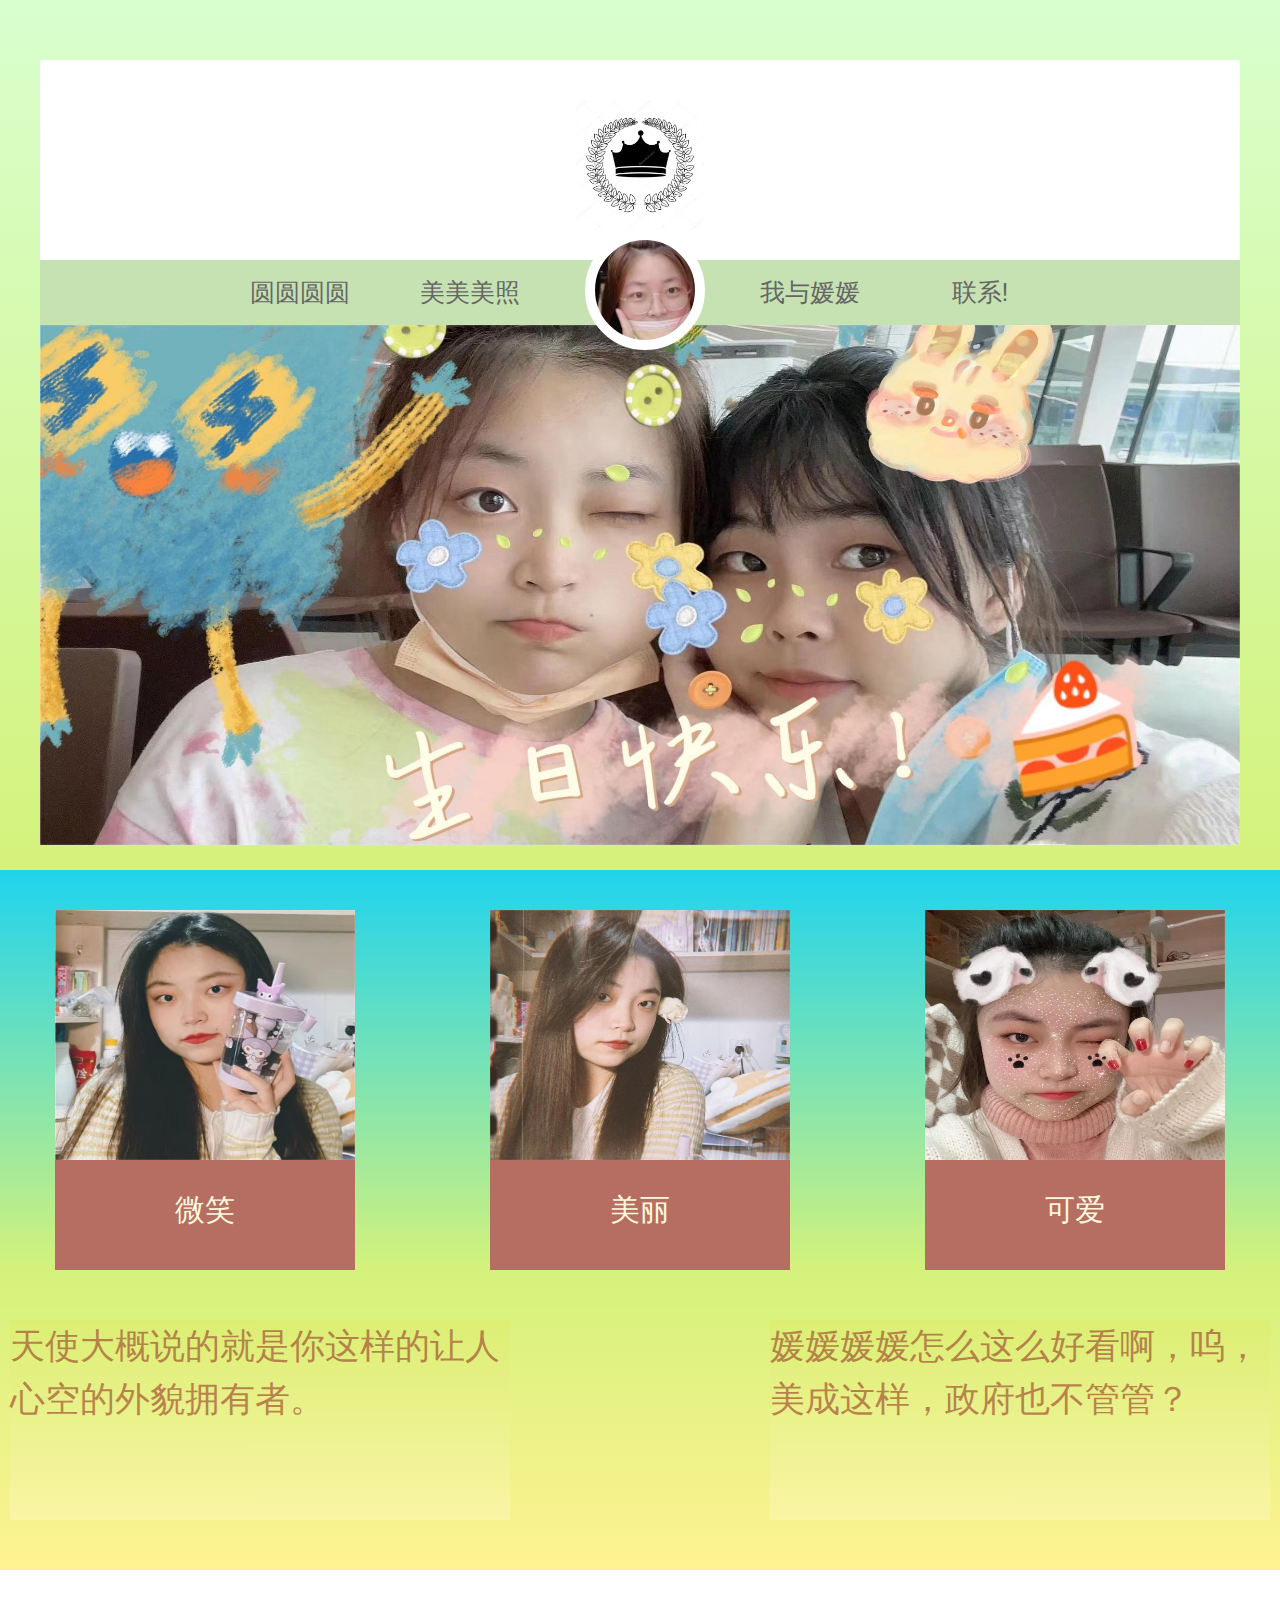
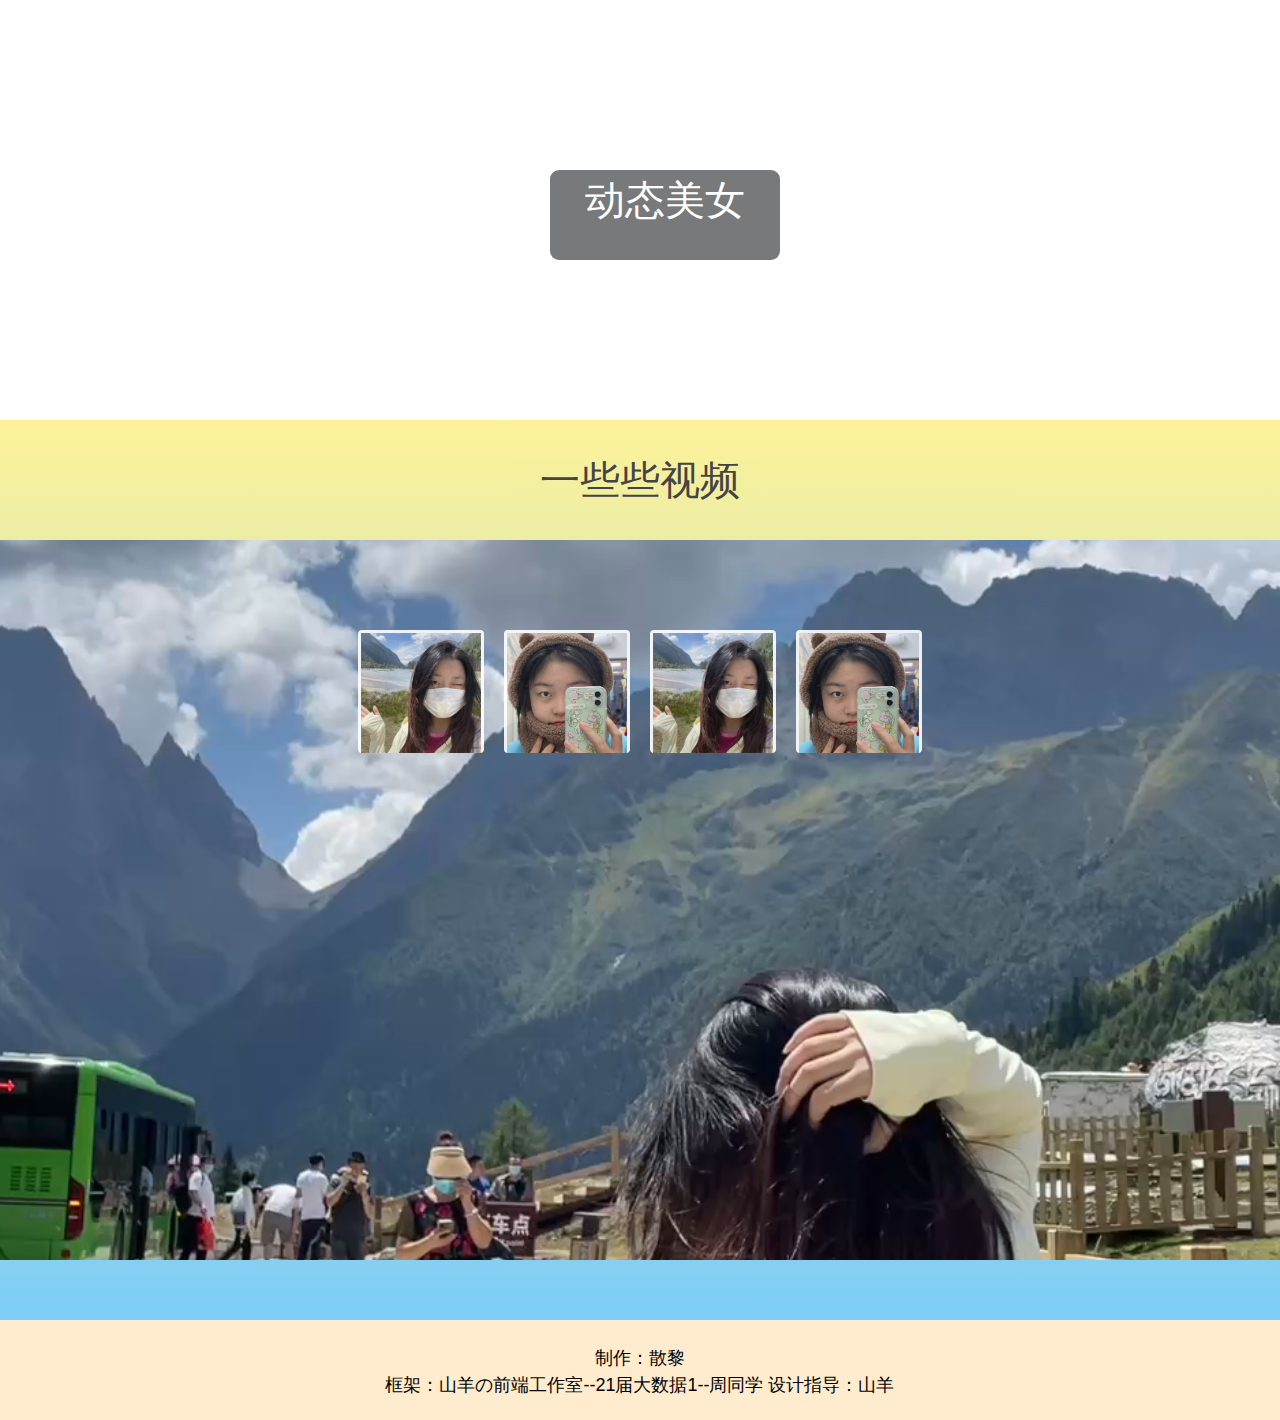
<file: 国王/index.html>
<!DOCTYPE html>
<html lang="en">

<head>
    <meta charset="UTF-8">
    <meta http-equiv="X-UA-Compatible" content="IE=edge">
    <meta name="viewport" content="width=device-width, initial-scale=1.0">
    <title>媛媛媛媛</title>
    <link rel="stylesheet" href="./重置样式表/reset.css">
    <link rel="stylesheet" href="./CSS/index.css">
    <link rel="stylesheet" href="./CSS/all.css">
</head>

<body>
    <div class="wrap-body">

        <header>
            <div class="zerogrid">
                <div class="wrap-header">
                    <div class="logo t-center">
                        <a href="#"><img src="./img/log.1.webp"></a>
                    </div>
                    <ul class="shell">
                        <li class="button">
                            <a href="./index1.html"><span>圆圆圆圆</span></a>

                        </li>
                        <li class="button">
                            <a href="./archive.html"><span>美美美照</span></a>
                        </li>
                        <li class="portrait">
                            <ul class="information">
                                <li>亲亲亲爱的媛媛</li>
                            </ul>
                        </li>
                        <li class="button">
                            <a href="./single.html"> <span>我与媛媛</span></a>
                        </li>
                        <li class="button">
                            <a href="./contact.html"><span>联系!</span></a>
                        </li>
                    </ul>
                    <div class="atupian"><img src="./yyimg/happy.jpg"></div>
                </div>
            </div>
    </div>

    </header>
    <div class="body1">
        <div class="box1"><img src="./yyimg/beautiful.jpg">微笑<br /></div>
        <div class="box2"><img src="./yyimg/cute.jpg">美丽<br /></div>
        <div class="box3"><img src="./yyimg/cutettt.jpg">可爱<br /></div>
    </div>
    <div class="wenzi1">
        <div class="box4">
            天使大概说的就是你这样的让人心空的外貌拥有者。
        </div>
        <div class="box5">媛媛媛媛怎么这么好看啊，呜，美成这样，政府也不管管？</div>
    </div>
    <div class="touming">
        <div class="touming1">动态美女</div>
    </div>
    <div class="apartments">
        <div class="biaoti">一些些视频</div>
        <section>
            <video id="slider" src="./yyimg/one.mp4" autoplay muted loop>
            </video>
            <ul class="navigation">
                <li onclick="videoUrl('./yyimg/1.mp4')"><img src="./yyimg/1.jpg"></li>
                <li onclick="videoUrl('./yyimg/2.mp4')"><img src="./yyimg/2.jpg"></li>
                <li onclick="videoUrl('./yyimg/1.mp4')"><img src="./yyimg/1.jpg"></li>
                <li onclick="videoUrl('./yyimg/2.mp4')"><img src="./yyimg/2.jpg"></li>
            </ul>
        </section>
        <script type="text/javascript">
            function videoUrl(hmmmmmm) {
                document.getElementById("slider").src = hmmmmmm;
            }
        </script>
    </div>
    </div>
    <div class="wbb" style="text-align: center; font-size: 18px; padding-top: 25px;">制作：散黎<br/>框架：山羊の前端工作室--21届大数据1--周同学 设计指导：山羊</p>
    </div>
</body>

</html>
</file>
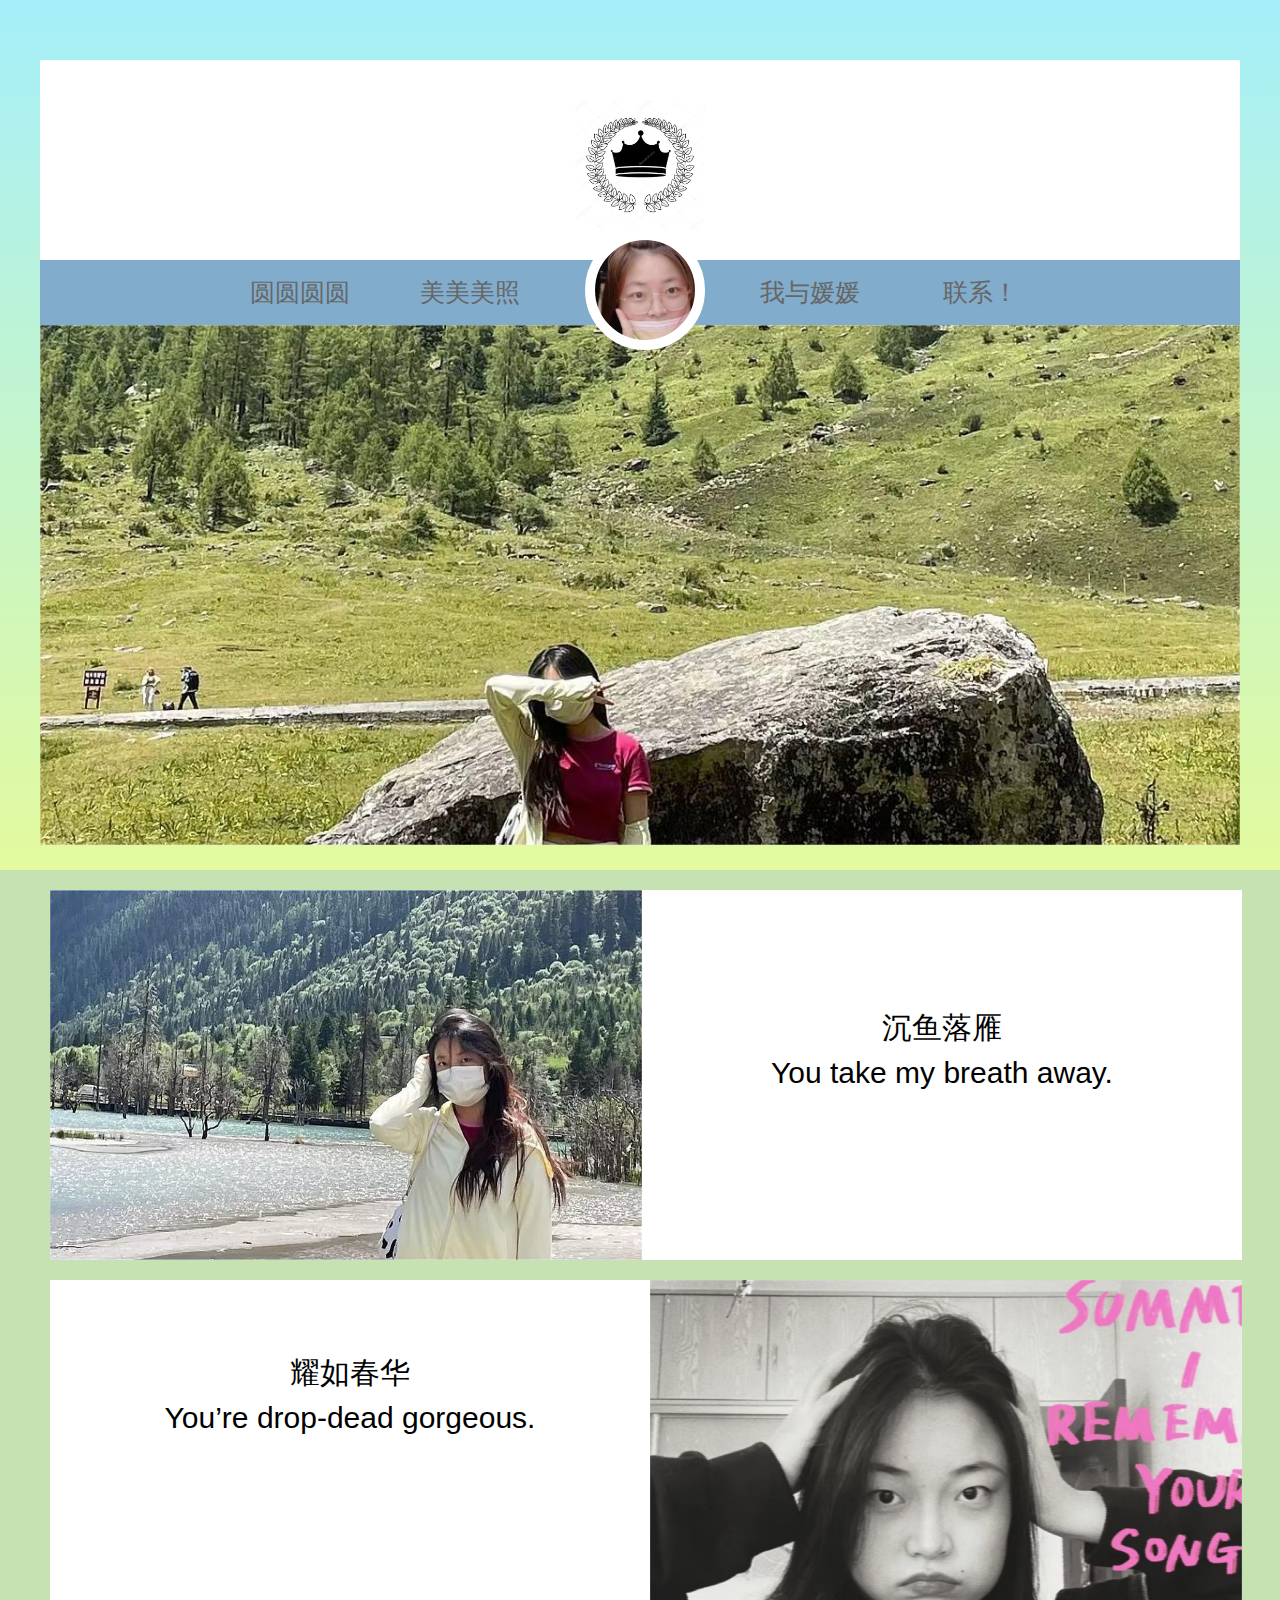
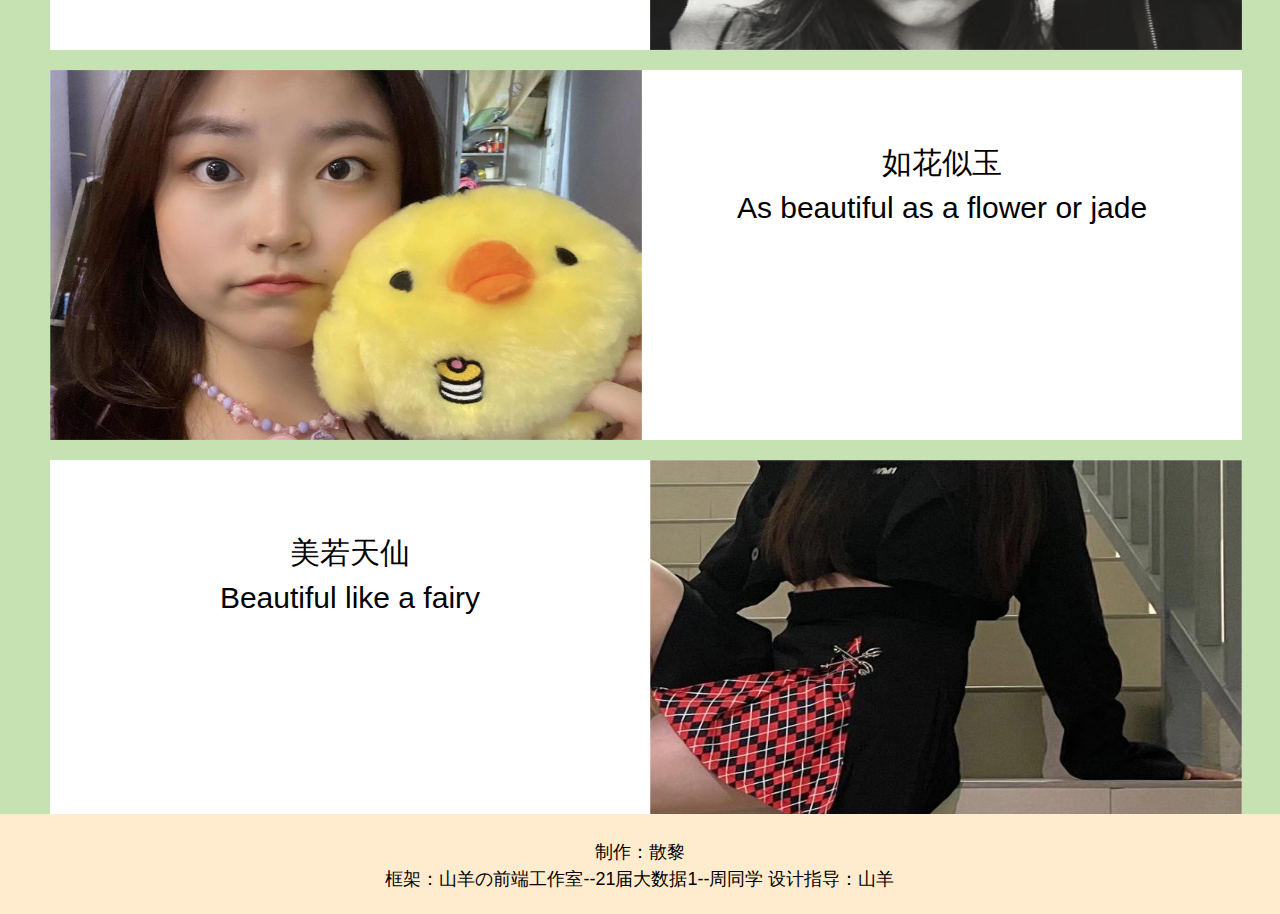
<file: 国王/archive.html>
<!DOCTYPE html>
<html lang="en">
<head>
    <meta charset="UTF-8">
    <meta http-equiv="X-UA-Compatible" content="IE=edge">
    <meta name="viewport" content="width=device-width, initial-scale=1.0">
    <title>Document</title>
    <link rel="stylesheet" href="./CSS/archive.css">
    <link rel="stylesheet" href="./重置样式表/reset.css">
    <link rel="stylesheet" href="./CSS/all.css">
</head>
<body>
      <header>
        <div class="zerogrid">
            <div class="wrap-header">
                <div class="logo t-center">
                    <a href="#"><img src="./img/log.1.webp"></a>
                </div>
                <ul class="shell">
                    <li class="button">
                        <a href="./index.html"><span>圆圆圆圆</span></a>
                    </li>
                    <li class="button">
                       <a href="./archive.html"><span>美美美照</span></a>
                    </li>
                    <li class="portrait">
                        <ul class="information">
                            <li>亲亲亲爱的媛媛</li>
                        </ul>
                    </li>
                    <li class="button">
                        <a href="./single.html"> <span>我与媛媛</span></a>
                    </li>
                    <li class="button">
                        <a href="./contact.html"><span>联系！</span></a>
                    </li>
                </ul>
                <div class="atupian"><img src="./yyimg/4girlmountain02.jpg"></div>
            </div>
        </div>
</div>

</header>
<div class="zg">
<div class="one">
   <div class="a"><img src="./yyimg/4girlmoutain01.jpg"></div>
    <div class="b"> <br />沉鱼落雁<br />You take my breath away.</div>
</div >
<div class="one">
     <div class="b">耀如春华<br />You’re drop-dead gorgeous.</div>
    <div class="c"><img src="./yyimg/portrait.jpg"></div>
</div>
<div class="one">
    <div class="a"><img src="./yyimg/portrait02.jpg"></div>
     <div class="b"> 如花似玉<br />   As beautiful as a flower or jade</div>
 </div >
 <div class="one">
      <div class="b">  美若天仙<br /> Beautiful like a fairy</div>
     <div class="c"><img src="./yyimg/sex.jpg"></div>
 </div>
 </div>
 <div class="wbb" style="text-align: center; font-size: 18px; padding-top: 25px;">制作：散黎<br/>框架：山羊の前端工作室--21届大数据1--周同学 设计指导：山羊</p>
</body>
</html>
</file>
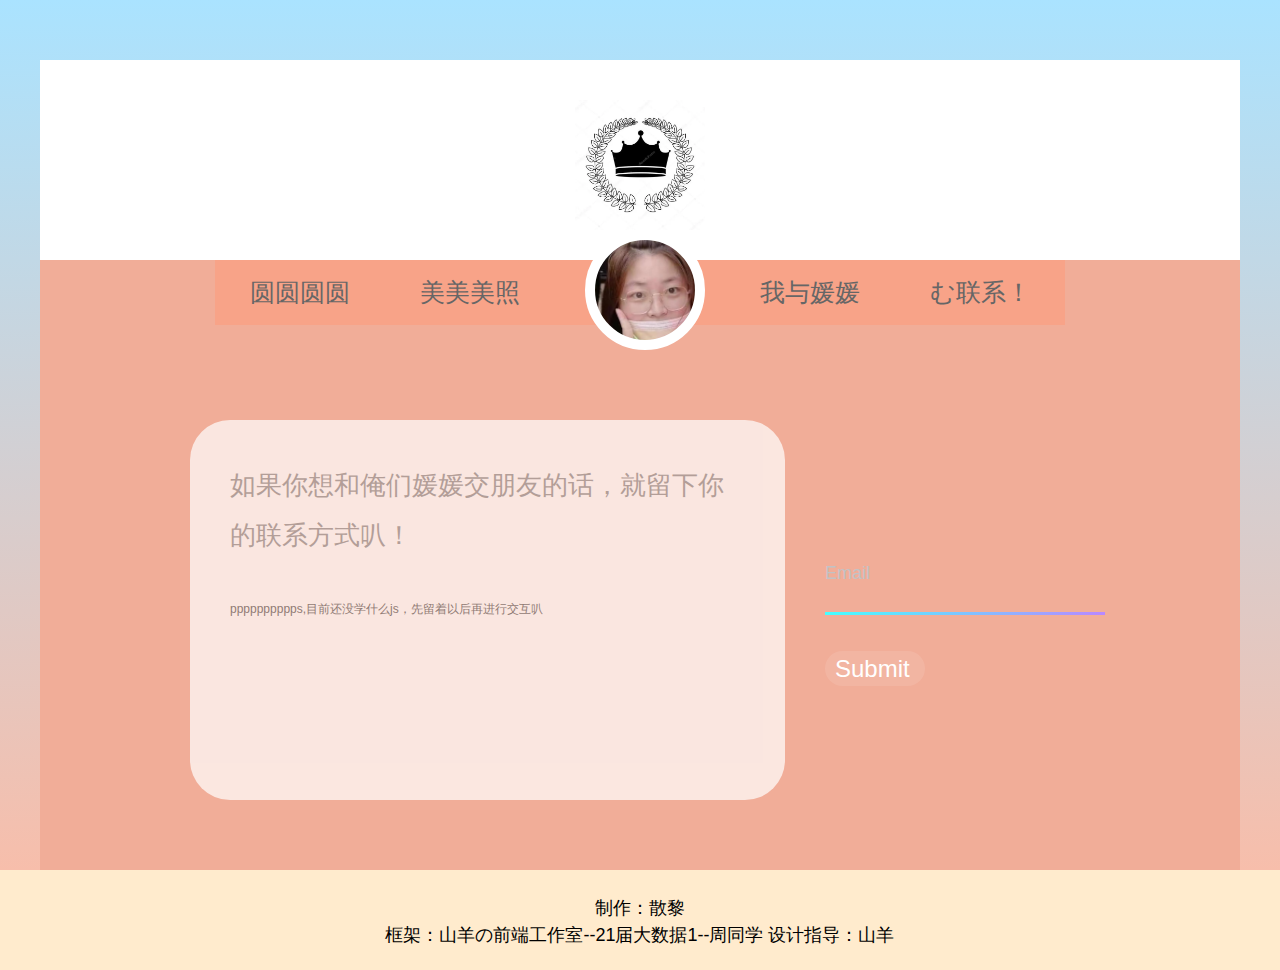
<file: 国王/contact.html>
<!DOCTYPE html>
<html lang="en">
<head>
    <meta charset="UTF-8">
    <meta http-equiv="X-UA-Compatible" content="IE=edge">
    <meta name="viewport" content="width=device-width, initial-scale=1.0">
    <title>国王排名</title>
    <link rel="stylesheet" href="./CSS/contact.css">
    <link rel="stylesheet" href="./重置样式表/reset.css">
    <link rel="stylesheet" href="./CSS/all.css">
</head>
<body>
    <header>
        <div class="zerogrid">
            <div class="wrap-header">
                <div class="logo t-center">
                    <a href="#"><img src="./img/log.1.webp"></a>
                </div>
                <ul class="shell">
                    <li class="button">
                        <a href="./index.html"><span>圆圆圆圆</span></a>
                    
                    </li>
                    <li class="button">
                        <a href="./archive.html"><span>美美美照</span></a>
                    </li>
                    <li class="portrait">
                        <ul class="information">
                            <li>亲亲亲爱的媛媛</li>
                        </ul>
                    </li>
                    <li class="button">
                        <a href="./single.html"><span>我与媛媛</span></a>
                    </li>
                    <li class="button">
                        <a href="./contact.html"><span>む联系！</span></a>
                    </li>
                </ul>
                <!-- <div class="atupian"><img src="./img/beijing4.jpg"></div> -->
            </div>
<div class="wb">
<div class="shel">
    <div class="box-left"><span>如果你想和俺们媛媛交朋友的话，就留下你的联系方式叭！</span>
    <p>pppppppppps,目前还没学什么js，先留着以后再进行交互叭</p></div>
    <div class="right">
        <div class="form">
            <label for="email">Email</label>
            <input type="email" id="email">
            <!-- <label for="password">Password</label>
            <input type="password" id="password"> -->
            <input thpe="submit" id="submit" value="Submit">
        </div>
    </div>
    </div>
    </div>
</div>
</div>
</header>
<div class="wbb" style="text-align: center; font-size: 18px; padding-top: 25px;">制作：散黎<br/>框架：山羊の前端工作室--21届大数据1--周同学 设计指导：山羊</p>
</body>
</html>
</file>
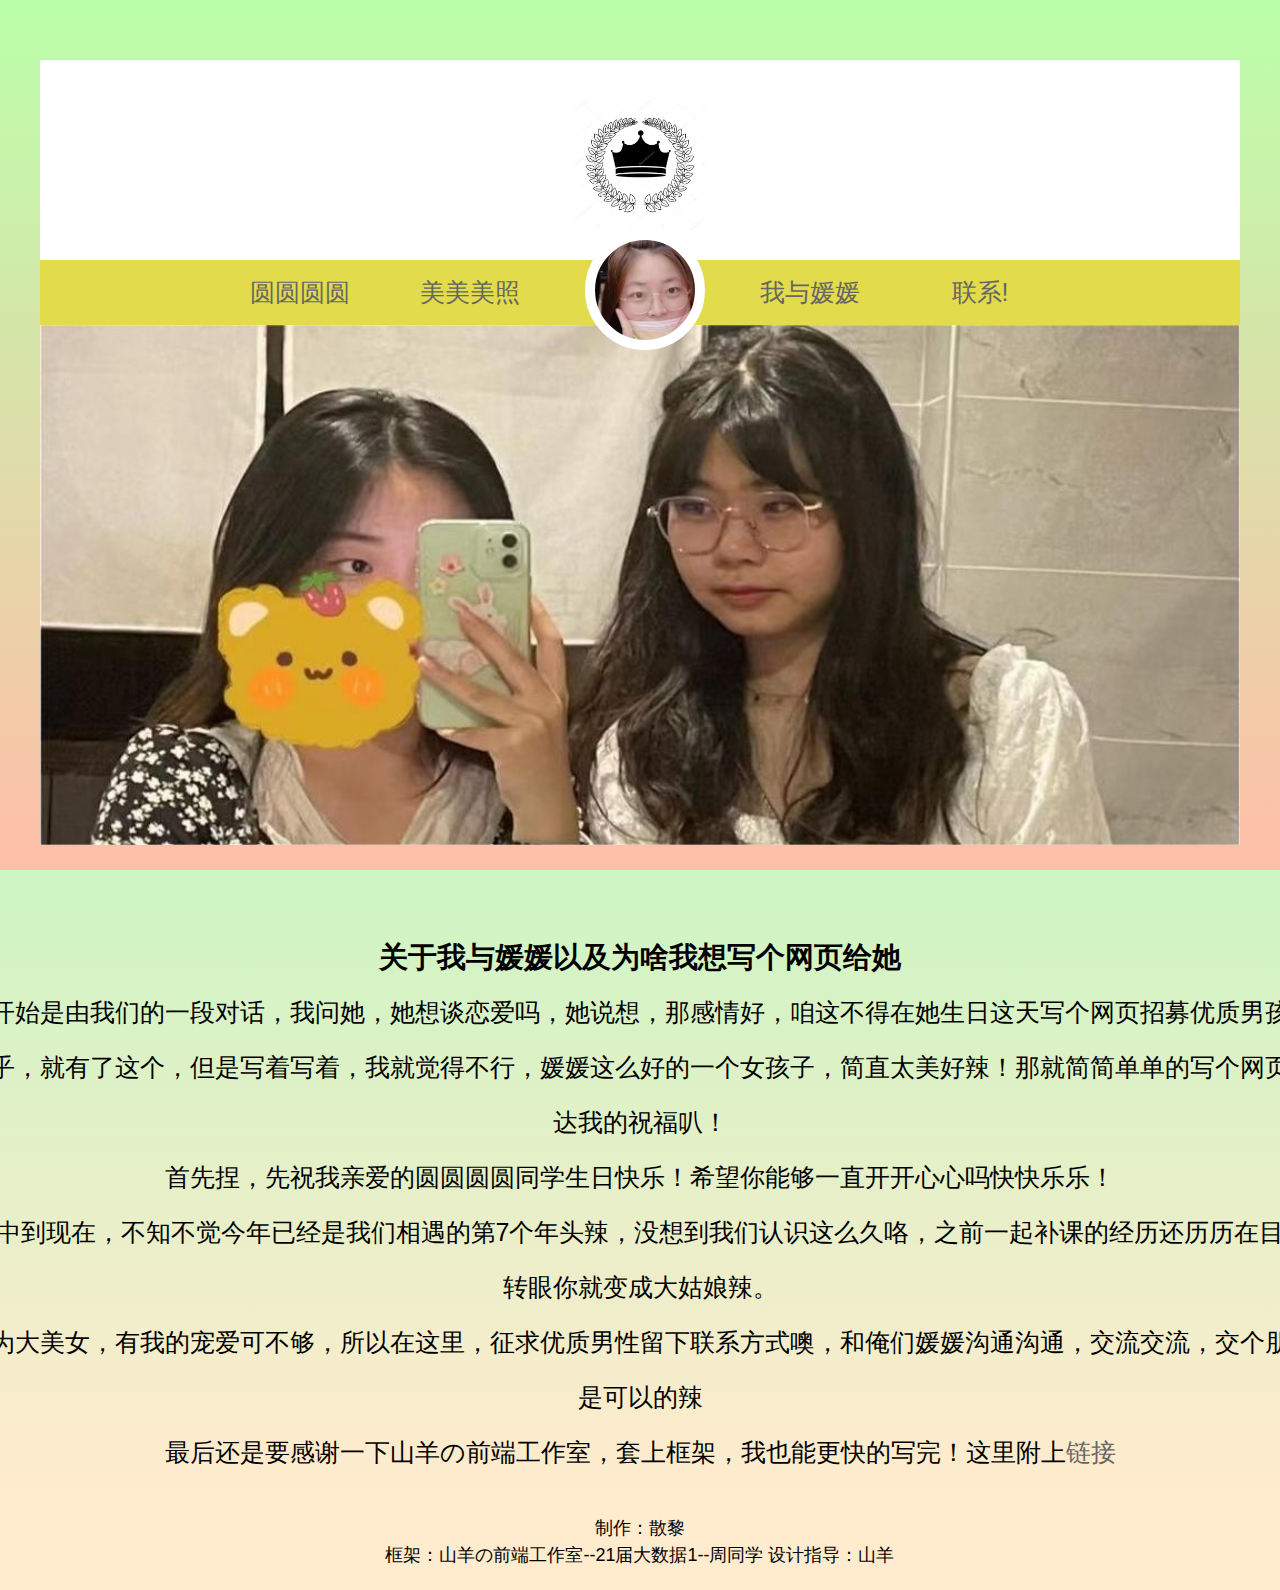
<file: 国王/single.html>
<!DOCTYPE html>
<html lang="en">
<head>
    <meta charset="UTF-8">
    <meta http-equiv="X-UA-Compatible" content="IE=edge">
    <meta name="viewport" content="width=device-width, initial-scale=1.0">
    <title>Document</title>
    <link rel="stylesheet" href="./CSS/single.css">
    <link rel="stylesheet" href="./重置样式表/reset.css">
    <link rel="stylesheet" href="./CSS/all.css">
</head>
<body>
    <header>
        <div class="zerogrid">
            <div class="wrap-header">
                <div class="logo t-center">
                    <a href="#"><img src="./img/log.1.webp"></a>
                </div>
                <ul class="shell">
                    <li class="button">
                        <a href="./index.html"></a><span>圆圆圆圆</span>
                    </li>
                    <li class="button">
                        <a href="./archive.html"><span>美美美照</span></a>
                    </li>
                    <li class="portrait">
                        <ul class="information">
                            <li>亲亲亲爱的媛媛</li>
                        </ul>
                    </li>
                    <li class="button">
                        <a href="./single.html"><span>我与媛媛</span></a>
                    </li>
                    <li class="button">
                        <a href="./contact.html"><span>联系!</span></a>
                    </li>
                </ul>
                <div class="atupian"><img src="./yyimg/we.jpg"></div>
            </div>
        </div>
</div>

</header>
<div class="wb">
    <div class="wba"><h3> 关于我与媛媛以及为啥我想写个网页给她</h3>最开始是由我们的一段对话，我问她，她想谈恋爱吗，她说想，那感情好，咱这不得在她生日这天写个网页招募优质男孩们<br />
    于是乎，就有了这个，但是写着写着，我就觉得不行，媛媛这么好的一个女孩子，简直太美好辣！那就简简单单的写个网页来表达我的祝福叭！
    <p>首先捏，先祝我亲爱的圆圆圆圆同学生日快乐！希望你能够一直开开心心吗快快乐乐！</p>
    <p>从初中到现在，不知不觉今年已经是我们相遇的第7个年头辣，没想到我们认识这么久咯，之前一起补课的经历还历历在目，可转眼你就变成大姑娘辣。</p>
    <p>那作为大美女，有我的宠爱可不够，所以在这里，征求优质男性留下联系方式噢，和俺们媛媛沟通沟通，交流交流，交个朋友也是可以的辣</p>
    <p>最后还是要感谢一下山羊の前端工作室，套上框架，我也能更快的写完！这里附上<a href="https://www.bilibili.com/video/BV13L4y1n7Ku/?spm_id_from=333.999.0.0&vd_source=37aba9dbcc5051d0c0beceb6ea3eef0e">链接</a></p>
    </div>
</div>
<div class="wbb" style="text-align: center; font-size: 18px; padding-top: 25px;">制作：散黎<br/>框架：山羊の前端工作室--21届大数据1--周同学 设计指导：山羊</p>
</body>
</html>
</file>
<file: 国王/CSS/index.css>
/* 设置最上面大框框的背景 */
.zerogrid{
    width: 1400px;
    height: 870px;
    background-image: linear-gradient(rgb(216, 255, 206),rgb(212,242,123));
    position: relative;
    display: flex;
    justify-content: center;
}
.wrap-header{
width: 1200px;
margin-top: 60px;
background-color: rgb(198,226,178);
height: 750px;
position: absolute;


}
.logo{
    width: 1200px;
    height: 200px;
    background-color: #fff;
     /* margin-top: 10px; */
}
.logo img{
    width: 130px;
    height: 130px;
    position: absolute;
    margin-top: 40px;
    margin-left: 535px;
}
.shell{
    display: flex;
    justify-content: center;
}
.button,.portrait{
    background-color: rgb(198,226,178);
    width: 170px;
    height: 65px;
    text-align: center;
   line-height: 65px;
   transition: .3s;
   cursor: pointer;
   font-size: 25px;
}
.portrait::before{
    content: '';
    display: block;
    width: 100px;
    height: 100px;
    border-radius: 50%;
    transform: translate(30px,-30px);
 background-image: url(../yyimg/we2.jpg);
    background-size: cover;
    border: 10px solid #fff;
}
.information{
    width: 220px;
    background-color: #78d1d2;
    transform: translate(-20px,-200px);
    border-radius: 10px;
    padding: 20px 0;
    line-height: 0;
    height: 0;
    transition: .3s;
    opacity: 0;
}
.button:hover{
    background-color: rgb(217,228,138);
}
.button li:hover{
    background-color: rgb(210,220,221);
}
.button ul li{
    height: 0;
    transition: .2s;
    opacity: 0;
    transform: translateY(-65px);
    background-color: rgb(210,220,221);
}
.button:hover li{
    height: 65px;
    opacity: 1;
    transform: translateY(0);
}
.portrait:hover .information{
    opacity: 1;
    line-height: 65px;
    transform: translate(-20px,-10px);
    height: auto;
}
.nav li:hover{
    background-color: rgb(217,228,138);
} 
.atupian{
    width: 1200px;
    background-color: #F4BBBB;
}
.atupian img{
    width: 1200px;
    height: 520px;
}
.body1{
    width: 1519.2px;
    padding: 40px;
    height: 400px;
    background-image: linear-gradient(rgb(31, 211, 238),rgb(212,242,123));
    display: flex;
    flex-direction: row;
    justify-content: space-evenly;
}
.box1, .box2,.box3{
    width: 300px;
    height: 380px;
    background-color: #b66e62;  
    color: cornsilk;
    font-size: 30px;
    text-align: center;
    overflow: hidden;
}
.box1 img, .box2 img,.box3 img{
    /* width: 370px; */
    margin-bottom: 27px;
    height: 250px;
    width: 100%;
    opacity: .95;
    transition: .6s;
}
.body1 img:hover{
    transform: scale(1.2);
}
.wenzi1{
    display: flex;
    flex-direction: row;
    width: 1519.2px;
    height: 300px;
    background-image: linear-gradient(rgb(212,242,123),rgb(255, 242, 146));
    justify-content: space-around;
}
.box4 ,.box5{
    width: 500px;
    height: 200px;
    background-image: linear-gradient(rgb(221,237,106),rgba(255, 249, 200, 0.801));
    font-size: 35px;
    margin-top: 50px;
    opacity: .5;
    color: rgb(141, 20, 20);
}
.touming{
    width: 1519.2px;
    height: 450px;
    background-color: transparent;
    background-attachment: fixed;
    background-image: url(../yyimg/main.jpg);
    background-size: contain;
    background-position: center;
    width: 1330px;
    margin: 0 auto;
    /* height: 870px; */
   padding-top: 200px;
    background-repeat: no-repeat;
    /* background-color: yellow */
    /* background-color: rgb(164,209,144); */
    /* opacity: 1; */
    /* background-color: seagreen; */
 }
 .touming1{
     width: 230px;
     height: 90px;
     transition: .9s;
     border-radius: 9px;
     background-color: rgba(30,32,33,.6);
     margin: 0 auto;
    font-size: large; 
    font-size: 40px;    
     text-align: center;
     color: white;
 }
.touming1:hover{
     background-color: rgb(30,32,33);
 }
.apartments{
    width: 1519.2px;
    height: 900px;
    background-image: linear-gradient(rgb(253, 242, 153),rgb(125, 205, 248));
}
.biaoti{
    color: rgb(68,68,68);
    text-align: center;
    font-size: 40px;
    padding-top: 30px;
}
  *{
      margin: 0;
      padding: 0;
      box-sizing: border-box;
  }
section
{
    position: relative;
    width: 100%;
}
section video
{
    position: absolute;
    top: 0;
    left: 0;
    width: 1400px;
    height: 750px;
    object-fit: cover;
    padding-left: 90px;
    padding-top: 30px;
}
section .navigation
{
    position: absolute;
    top: 120px;
    left: 50%;
    transform: translateX(-50%);
    z-index: 100;
    display: flex;
    justify-content: center;
    align-items: center;
}
section .navigation li{
    list-style: none;
    cursor: pointer;
    margin: 0 10px;
    border-radius: 4px;
    background-color: #fff;
    padding: 3px 3px 0;
    opacity: 0.9;
    transition: 0.5s;
}
section .navigation li:hover{
    opacity: 1;
}
section .navigation li img{
    width: 120px;
    transition: 0.5s;
}
section .navigation li img:hover{
    width: 200px;
}
.wbb{
    width: 1519.2px;
    height: 100px;
    background-color: blanchedalmond;
    color: black;
    font-size: 25px;
    padding-top: 40px;
}
</file>
<file: 国王/CSS/all.css>
body{
    display: flex;
    justify-content: center;
    align-items: center;
    flex-direction: column;
}
</file>
<file: 国王/CSS/archive.css>
.zerogrid{
    width: 1400px;
    height: 870px;
    background-image: linear-gradient(rgb(165, 239, 250),rgb(227, 250, 158));
    position: relative;
}
.wrap-header{
width: 1200px;
margin-top: 60px;
margin-left: 100px;
background-color: rgb(129, 172, 203);
height: 750px;
position: absolute;

}
.wrap-body{
    background-attachment: fixed;
    width: 1330px;
    /* height: 870px; */
    margin: 0 auto;
    background-repeat: no-repeat;
    /* background-color: yellow */
}
.logo{
    width: 1200px;
    height: 200px;
    background-color: #fff;
     /* margin-top: 10px; */
}
.logo img{
    width: 130px;
    height: 130px;
    position: absolute;
    margin-top: 40px;
    margin-left: 535px;
}
.shell{
    display: flex;
    justify-content: center;
}
.button,.portrait{
    background-color: rgb(129, 172, 203);
    width: 170px;
    height: 65px;
    text-align: center;
   line-height: 65px;
   transition: .3s;
   cursor: pointer;
   font-size: 25px;
}
.portrait::before{
    content: '';
    display: block;
    width: 100px;
    height: 100px;
    border-radius: 50%;
    transform: translate(30px,-30px);
 background-image: url(../yyimg/we2.jpg);
    background-size: cover;
    border: 10px solid #fff;
}
.information{
    width: 220px;
    background-color: #78d1d2;
    transform: translate(-20px,-200px);
    border-radius: 10px;
    padding: 20px 0;
    line-height: 0;
    height: 0;
    transition: .3s;
    opacity: 0;
}
.button:hover{
    background-color: rgb(217,228,138);
}
.button li:hover{
    background-color: rgb(210,220,221);
}
.button ul li{
    height: 0;
    transition: .2s;
    opacity: 0;
    transform: translateY(-65px);
    background-color: rgb(210,220,221);
}
.button:hover li{
    height: 65px;
    opacity: 1;
    transform: translateY(0);
}
.portrait:hover .information{
    opacity: 1;
    line-height: 65px;
    transform: translate(-20px,-10px);
    height: auto;
}
.nav li:hover{
    background-color: rgb(217,228,138);
} 
.atupian{
    width: 1200px;
    background-color: #F4BBBB;
}
.atupian img{
    width: 1200px;
    height: 520px;
}
.zg{
    width: 1519.2;
    height: 1544px;
    background-color: rgb(198,226,178);
    justify-content: space-around;
    padding-left: 100px;
}
.one{
    width: 1400px;
    height: 370px;
    /* background-color: rgb(212,242,123); */
    display: flex;
    flex-direction: row;
    padding-left: 60px;
    margin-top: 20px;
}
.a{
    width: 592px;
    height: 370px;
    background-color: royalblue;  
}
.a img{
    width: 100%;
    height: 100%;
}
.b{
    width: 600px;
    height: 370px;
    background-color: #fff;
    color: black;
    padding-top: 70px;
    font-size: 30px;
    /* padding-top: 70px;
    padding-left: 30px; */
    text-align: center;
}
.c img{
    width: 592px;
    height: 370px;
}
.wbb{
    width: 1519.2px;
    height: 100px;
    background-color: blanchedalmond;
    color: black;
    font-size: 25px;
    padding-top: 40px;
}
</file>
<file: 国王/CSS/contact.css>
.zerogrid {
    width: 1400px;
    height: 870px;
    background-image: linear-gradient(rgb(170, 227, 255), rgb(247, 190, 171));
    position: relative;
}

.wrap-header {
    width: 1200px;
    margin-top: 60px;
    margin-left: 100px;
    background-color: rgb(241, 173, 152);
    height: 810px;
    position: absolute;

}

.wrap-body {
    background-attachment: fixed;
    width: 1330px;
    /* height: 870px; */
    margin: 0 auto;
    background-repeat: no-repeat;
    /* background-color: yellow */
}

.logo {
    width: 1200px;
    height: 200px;
    background-color: #fff;
    /* margin-top: 10px; */
}

.logo img {
    width: 130px;
    height: 130px;
    position: absolute;
    margin-top: 40px;
    margin-left: 535px;
}

.shell {
    display: flex;
    justify-content: center;
}

.button, .portrait {
    background-color: rgb(248, 163, 136);
    width: 170px;
    height: 65px;
    text-align: center;
    line-height: 65px;
    transition: .3s;
    cursor: pointer;
    font-size: 25px;
}

.portrait::before {
    content: '';
    display: block;
    width: 100px;
    height: 100px;
    border-radius: 50%;
    transform: translate(30px, -30px);
    background-image: url(../yyimg/we2.jpg);
    background-size: cover;
    border: 10px solid #fff;
}

.information {
    width: 220px;
    background-color: #78d1d2;
    transform: translate(-20px, -200px);
    border-radius: 10px;
    padding: 20px 0;
    line-height: 0;
    height: 0;
    transition: .3s;
    opacity: 0;
}

.button:hover {
    background-color: rgb(217, 228, 138);
}

.button li:hover {
    background-color: rgb(210, 220, 221);
}

.button ul li {
    height: 0;
    transition: .2s;
    opacity: 0;
    transform: translateY(-65px);
    background-color: rgb(210, 220, 221);
}

.button:hover li {
    height: 65px;
    opacity: 1;
    transform: translateY(0);
}

.portrait:hover .information {
    opacity: 1;
    line-height: 65px;
    transform: translate(-20px, -10px);
    height: auto;
}

.nav li:hover {
    background-color: rgb(217, 228, 138);
}

.atupian {
    width: 800px;
    /* background-color: #F4BBBB; */
    height: 620px;
}

.atupian img {
    width: 1200px;
    height: 520px;
}

.shel {
    width: 1440px;
    height: 280px;
    display: flex;
    padding-top: 400px;
    padding-left: 250px;
}

.box-left {
    background-color: #fff;
    opacity: .7;
    height: 380px;
    top: 20px;
    position: relative;
    width: 50%;
    border-radius: 40px;
}

.box-left h2 {
    font: 900 50px '';
    margin: 50px 40px 40px;
}

.box-left p{
    margin:40px ;
}

.box-left span {
    display: block;
    color: #999;
    font-style: 14px;
    margin: 40px;
    font-size: 26px;
    line-height: 50px;
}

.box-right {
    background-color: #474a59;
    box-shadow: 0 0 40px 16px rgba(0, 0, 0, .2);
    color: #f1f1f2;
    width: 50%;
}

.form {
    margin: 40px;
    position: absolute;
    padding-top: 100px;
}

label {
    color: #c2c2c5;
    display: block;
    font-size: 18px;
    height: 16px;
    margin-top: 20px;
    margin-bottom: 5px;
    position: relative;
}

input {
    background: transparent;
    border: 0;
    color: #f2f2f2;
    font-style: 20px;
    height: 30px;
    line-height: 30px;
    width: 100%;
    outline: none limportant;
}

label::before {
    content: '';
    display: block;
    position: absolute;
    top: 52px;
    width: 100%;
    height: 3px;
    background-image: linear-gradient(to right, #44ffff, #b888ff);
}

#submit {
    color: #fff;
    margin-top: 40px;
    padding:0 10px;
    width: 100px;
    height: 35px;
    font-size: 24px;
    background-color: rgba(255, 255, 255, .1);
    border-radius: 20px;
    font: right;
    transition: .3s;
    cursor: pointer;
}

#submit:hover {
    color: #000;
    background-color: #fff;
}

.wbb {
    width: 1519.2px;
    height: 100px;
    background-color: blanchedalmond;
    color: black;
    font-size: 25px;
    padding-top: 40px;
}
</file>
<file: 国王/CSS/single.css>
.zerogrid{
    width: 1400px;
    height: 870px;
    background-image: linear-gradient(#bfa,rgb(255, 190, 168));
    position: relative;
}
.wrap-header{
width: 1200px;
margin-top: 60px;
margin-left: 100px;
background-color: rgb(226,219,76);
height: 750px;
position: absolute;

}
.wrap-body{
    background-attachment: fixed;
    width: 1330px;
    /* height: 870px; */
    margin: 0 auto;
    background-repeat: no-repeat;
    /* background-color: yellow */
}
.logo{
    width: 1200px;
    height: 200px;
    background-color: #fff;
     /* margin-top: 10px; */
}
.logo img{
    width: 130px;
    height: 130px;
    position: absolute;
    margin-top: 40px;
    margin-left: 535px;
}
.shell{
    display: flex;
    justify-content: center;
}
.button,.portrait{
    background-color: rgb(226,219,76);
    width: 170px;
    height: 65px;
    text-align: center;
   line-height: 65px;
   transition: .3s;
   cursor: pointer;
   font-size: 25px;
}
.portrait::before{
    content: '';
    display: block;
    width: 100px;
    height: 100px;
    border-radius: 50%;
    transform: translate(30px,-30px);
 background-image: url(../yyimg/we2.jpg);
    background-size: cover;
    border: 10px solid #fff;
}
.information{
    width: 220px;
    background-color: #78d1d2;
    transform: translate(-20px,-200px);
    border-radius: 10px;
    padding: 20px 0;
    line-height: 0;
    height: 0;
    transition: .3s;
    opacity: 0;
}
.button:hover{
    background-color: rgb(217,228,138);
}
.button li:hover{
    background-color: rgb(210,220,221);
}
.button ul li{
    height: 0;
    transition: .2s;
    opacity: 0;
    transform: translateY(-65px);
    background-color: rgb(210,220,221);
}
.button:hover li{
    height: 65px;
    opacity: 1;
    transform: translateY(0);
}
.portrait:hover .information{
    opacity: 1;
    line-height: 65px;
    transform: translate(-20px,-10px);
    height: auto;
}
.nav li:hover{
    background-color: rgb(217,228,138);
} 
.atupian{
    width: 800px;
    /* background-color: #F4BBBB; */
    height: 620px;
}
.atupian img{
    width: 1200px;
    height: 520px;
}
.wb{
    width: 1519.2px;
    height: 620px;
    background-color: blanchedalmond;
    display: flex;
    justify-content: center;
}
.wba{
    width: 1400px;
    height: 620px;
    background-image: linear-gradient(rgb(205, 245, 195),blanchedalmond);
    position: relative;
    color: black;
    font-size: 25px;
    text-align: center;
    padding-top: 60px;
    line-height: 55px;
}
.wbb{
    width: 1519.2px;
    height: 100px;
    background-color: blanchedalmond;
    color: black;
    font-size: 25px;
    padding-top: 40px;
}
</file>
